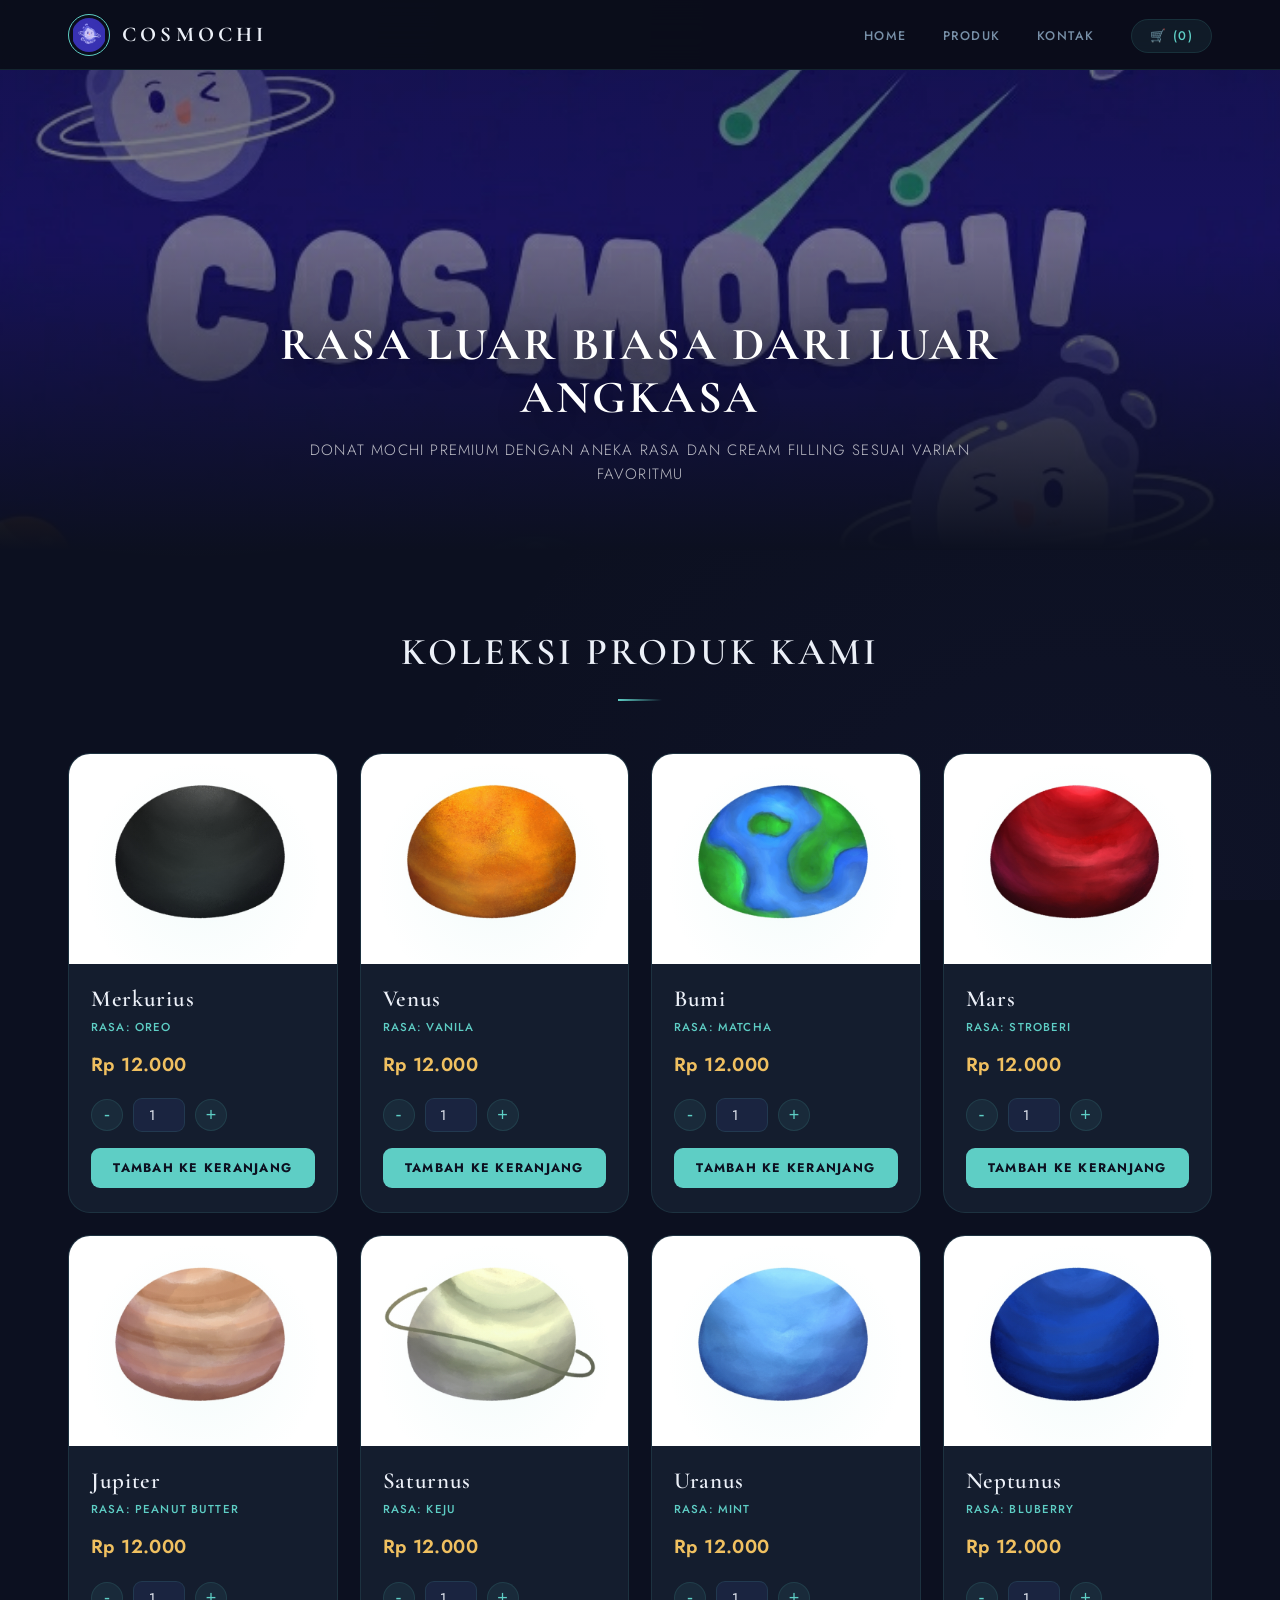
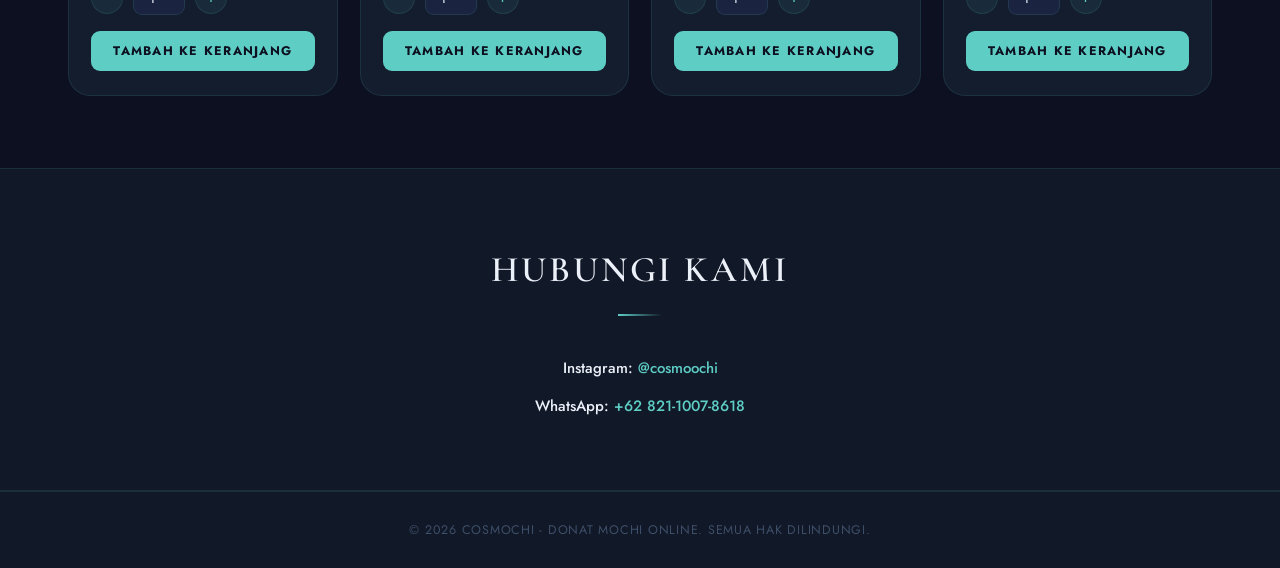
<file: index.html>
<!DOCTYPE html>
<html lang="id">
<head>
    <meta charset="UTF-8">
    <meta name="viewport" content="width=device-width, initial-scale=1.0">
    <title>Cosmochi - Donat Mochi Online</title>
    <link rel="preconnect" href="https://fonts.googleapis.com">
    <link rel="preconnect" href="https://fonts.gstatic.com" crossorigin>
    <link href="https://fonts.googleapis.com/css2?family=Cormorant+Garamond:ital,wght@0,400;0,600;0,700;1,400&family=Jost:wght@300;400;500;600;700&display=swap" rel="stylesheet">
    <link rel="stylesheet" href="styles.css">
</head>
<body>
    <!-- Navigation Bar -->
    <nav class="navbar">
        <div class="nav-container">
            <div class="logo">
                <img src="logo.png" alt="Cosmochi Logo" class="logo-img">
                <span>COSMOCHI</span>
            </div>
            <ul class="nav-menu">
                <li><a href="#home">HOME</a></li>
                <li><a href="#products">PRODUK</a></li>
                <li><a href="#contact">KONTAK</a></li>
                <li><a href="#cart" class="cart-icon">🛒 (<span id="cart-count">0</span>)</a></li>
            </ul>
        </div>
    </nav>

    <!-- Banner Section -->
    <section class="banner" id="home">
        <img src="banner.png" alt="Cosmochi Banner" class="banner-img">
        <div class="banner-text">
            <h1>RASA LUAR BIASA DARI LUAR ANGKASA</h1>
            <p>Donat mochi premium dengan aneka rasa dan cream filling sesuai varian favoritmu</p>
        </div>
    </section>

    <!-- Products Section -->
    <section class="products" id="products">
        <h2>KOLEKSI PRODUK KAMI</h2>
        <div class="products-grid" id="products-grid">
            <!-- Products will be loaded by JavaScript -->
        </div>
    </section>

    <!-- Contact Section -->
    <section class="contact" id="contact">
        <h2>HUBUNGI KAMI</h2>
        <div class="contact-info">
            <p><strong>Instagram:</strong> <a href="https://instagram.com/cosmoochi" target="_blank">@cosmoochi</a></p>
            <p><strong>WhatsApp:</strong> <a href="https://wa.me/6282110078618" target="_blank">+62 821-1007-8618</a></p>
        </div>
    </section>

    <!-- Cart Modal -->
    <div id="cart-modal" class="modal">
        <div class="modal-content">
            <span class="close">&times;</span>
            <h2>KERANJANG BELANJA</h2>
            <div id="cart-items" class="cart-items">
                <!-- Cart items will be loaded by JavaScript -->
            </div>
            <div class="cart-total">
                <h3>Total: Rp <span id="total-price">0</span></h3>
            </div>
            <button class="checkout-btn" onclick="proceedToCheckout()">LANJUT KE PEMBAYARAN</button>
        </div>
    </div>

    <!-- Checkout Modal -->
    <div id="checkout-modal" class="modal">
        <div class="modal-content checkout-content">
            <span class="close">&times;</span>
            <h2>DATA DIRI & PEMBAYARAN</h2>
            
            <!-- Warning Note -->
            <div class="warning-note">
                <strong>⚠️ PERHATIAN:</strong>
                <p>Ini adalah sistem PO dan akan diberikan pada hari <strong>Jumat, 29 Mei 2026</strong> di lokasi berikut:</p>
                <p><strong>Strada St. Thomas Aquino Tangerang</strong><br>
                Jalan Kavling Surya Banten, RT.02/RW06/RW.004<br>
                Pabuaran, Kec. Karawaci<br>
                Kota Tangerang, Banten 15114</p>
            </div>

            <form id="checkout-form">
    <div class="form-group">
        <label for="name">Nama Lengkap *</label>
        <input type="text" id="name" required>
    </div>

    <div class="form-group">
        <label for="class">Kelas *</label>
        <input type="text" id="class" required placeholder="Contoh: XI IPA 2">
    </div>

    <div class="form-group">
        <label for="phone">Nomor WhatsApp *</label>
        <input type="tel" id="phone" required>
    </div>

    <h3>Metode Pembayaran</h3>

    <div class="payment-methods">
        <div class="payment-option">
            <input type="radio" id="qris" name="payment" value="qris" required>
            <label for="qris">QRIS</label>

            <button type="button" class="show-qris-btn" onclick="showQRIS()">
                Tampilkan Kode QRIS
            </button>
        </div>

        <div class="payment-option">
            <input type="radio" id="cash" name="payment" value="cash">
            <label for="cash">Cash (Tunai saat penerimaan)</label>
        </div>
    </div>

    <button type="submit" class="submit-btn">
        SELESAIKAN PESANAN
    </button>
</form>
        </div>
    </div>

<!-- QRIS Modal -->
    <!-- QRIS Modal -->
    <div id="qris-modal" class="modal">
        <div class="modal-content qris-content">
            <span class="close">&times;</span>
            <h2>SCAN KODE QRIS</h2>
            <img id="qris-image" src="qris.png" alt="QRIS Code" class="qris-image">
            <p>Silakan scan kode QRIS di atas menggunakan aplikasi pembayaran Anda</p>
        </div>
    </div>

    <!-- Success Modal -->
    <div id="success-modal" class="modal">
        <div class="modal-content success-content">
            <h2>✓ PESANAN BERHASIL</h2>
            <p id="success-message"></p>
            <div class="success-info">
                <p><strong>Silakan kirimkan bukti pembayaran dan konfirmasi pesanan ke:</strong></p>
                <p class="wa-number"><a href="https://wa.me/088289008913" target="_blank">WhatsApp: 088289008913</a></p>
                <p style="margin-top: 15px; font-size: 12px; color: rgba(200,215,235,0.5);">Jangan tutup jendela ini sampai 5 detik...</p>
            </div>
            <div id="countdown" style="font-size: 24px; font-weight: bold; margin-top: 20px; text-align: center;">5</div>
        </div>
    </div>

    <footer>
        <p>&copy; 2026 Cosmochi - Donat Mochi Online. Semua Hak Dilindungi.</p>
    </footer>

    <script src="script.js"></script>
</body>
    </html>
</file>
<file: styles.css>
@import url('https://fonts.googleapis.com/css2?family=Cormorant+Garamond:ital,wght@0,400;0,600;0,700;1,400&family=Jost:wght@300;400;500;600;700&display=swap');

:root {
    --bg-dark: #0c1020;
    --bg-medium: #111828;
    --bg-card: #141d2e;
    --bg-elevated: #1a2440;
    --bg-modal: #10172a;
    --teal: #5ecec5;
    --teal-dark: #3ea9a2;
    --teal-glow: rgba(94, 206, 197, 0.1);
    --gold: #f0c060;
    --price: #e06b7a;
    --text-primary: #ecf0f8;
    --text-secondary: #7890a8;
    --text-muted: #3d4f68;
    --border: rgba(94, 206, 197, 0.12);
    --border-hover: rgba(94, 206, 197, 0.32);
    --shadow-sm: 0 2px 12px rgba(0, 0, 0, 0.3);
    --shadow-md: 0 8px 32px rgba(0, 0, 0, 0.4);
    --shadow-lg: 0 20px 60px rgba(0, 0, 0, 0.55);
    --radius: 14px;
    --radius-lg: 22px;
    --radius-sm: 9px;
}

* {
    margin: 0;
    padding: 0;
    box-sizing: border-box;
}

html {
    scroll-behavior: smooth;
}

body {
    font-family: 'Jost', sans-serif;
    background-color: var(--bg-dark);
    background-image:
        radial-gradient(ellipse at 15% 0%, rgba(94, 206, 197, 0.07) 0%, transparent 45%),
        radial-gradient(ellipse at 85% 100%, rgba(78, 80, 200, 0.05) 0%, transparent 45%);
    background-attachment: fixed;
    color: var(--text-primary);
    line-height: 1.6;
    overflow-x: hidden;
}

/* Firefox scrollbar */
* {
    scrollbar-width: thin;
    scrollbar-color: var(--teal-dark) var(--bg-medium);
}

/* Webkit scrollbar */
::-webkit-scrollbar {
    width: 5px;
    height: 5px;
}
::-webkit-scrollbar-track {
    background: var(--bg-medium);
}
::-webkit-scrollbar-thumb {
    background: var(--teal-dark);
    border-radius: 3px;
}

/* ─── Navigation Bar ──────────────────────────────────────── */
.navbar {
    background: rgba(10, 13, 26, 0.9);
    backdrop-filter: blur(18px);
    -webkit-backdrop-filter: blur(18px);
    padding: 0.85rem 0;
    position: sticky;
    top: 0;
    z-index: 100;
    border-bottom: 1px solid var(--border);
}

.nav-container {
    max-width: 1200px;
    margin: 0 auto;
    padding: 0 28px;
    display: flex;
    justify-content: space-between;
    align-items: center;
}

.logo {
    display: flex;
    align-items: center;
    gap: 12px;
}

.logo-img {
    height: 42px;
    width: 42px;
    object-fit: contain;
    border-radius: 50%;
    border: 1.5px solid var(--teal);
    padding: 3px;
}

.logo span {
    font-family: 'Cormorant Garamond', serif;
    font-size: 21px;
    font-weight: 700;
    letter-spacing: 0.2em;
    color: var(--text-primary);
    text-transform: uppercase;
}

.nav-menu {
    display: flex;
    list-style: none;
    gap: 36px;
    align-items: center;
}

.nav-menu a {
    color: var(--text-secondary);
    text-decoration: none;
    font-weight: 500;
    font-size: 12.5px;
    letter-spacing: 0.12em;
    text-transform: uppercase;
    transition: color 0.25s;
    position: relative;
    padding-bottom: 3px;
}

.nav-menu a::after {
    content: '';
    position: absolute;
    bottom: 0;
    left: 0;
    width: 0;
    height: 1px;
    background: var(--teal);
    transition: width 0.25s ease;
}

.nav-menu a:hover {
    color: var(--teal);
}

.nav-menu a:hover::after {
    width: 100%;
}

.cart-icon {
    background: rgba(94, 206, 197, 0.08) !important;
    border: 1px solid var(--border) !important;
    padding: 7px 18px !important;
    border-radius: 24px !important;
    color: var(--teal) !important;
    transition: background 0.25s, border-color 0.25s !important;
}

.cart-icon:hover {
    background: rgba(94, 206, 197, 0.18) !important;
    border-color: rgba(94, 206, 197, 0.4) !important;
}

.cart-icon::after {
    display: none !important;
}

/* ─── Banner Section ──────────────────────────────────────── */
.banner {
    position: relative;
    height: 480px;
    overflow: hidden;
    margin-bottom: 0;
}

.banner-img {
    width: 100%;
    height: 100%;
    object-fit: cover;
    filter: brightness(0.55) saturate(1.15);
    transform: scale(1.02);
}

.banner::after {
    content: '';
    position: absolute;
    inset: 0;
    background: linear-gradient(
        to bottom,
        rgba(12, 16, 32, 0.15) 0%,
        transparent 35%,
        rgba(12, 16, 32, 0.55) 70%,
        var(--bg-dark) 100%
    );
    pointer-events: none;
}

.banner-text {
    position: absolute;
    bottom: 64px;
    left: 50%;
    transform: translateX(-50%);
    text-align: center;
    z-index: 2;
    width: 90%;
    max-width: 720px;
}

.banner-text h1 {
    font-family: 'Cormorant Garamond', serif;
    font-size: 46px;
    font-weight: 700;
    letter-spacing: 0.06em;
    color: #fff;
    margin-bottom: 14px;
    line-height: 1.15;
    text-shadow: 0 4px 24px rgba(0, 0, 0, 0.5);
}

.banner-text p {
    font-size: 15px;
    font-weight: 300;
    color: rgba(255, 255, 255, 0.72);
    letter-spacing: 0.08em;
    text-transform: uppercase;
}

/* ─── Products Section ────────────────────────────────────── */
.products {
    max-width: 1200px;
    margin: 0 auto;
    padding: 72px 28px;
}

.products h2 {
    font-family: 'Cormorant Garamond', serif;
    text-align: center;
    font-size: 38px;
    font-weight: 600;
    color: var(--text-primary);
    letter-spacing: 0.08em;
    margin-bottom: 0;
}

.products h2::after {
    content: '';
    display: block;
    width: 44px;
    height: 2px;
    background: linear-gradient(90deg, var(--teal), transparent);
    margin: 16px auto 52px;
}

.products-grid {
    display: grid;
    grid-template-columns: repeat(auto-fill, minmax(240px, 1fr));
    gap: 22px;
}

.product-card {
    background: var(--bg-card);
    border-radius: var(--radius-lg);
    overflow: hidden;
    border: 1px solid var(--border);
    transition: transform 0.32s ease, border-color 0.32s ease, box-shadow 0.32s ease;
    display: flex;
    flex-direction: column;
}

.product-card:hover {
    transform: translateY(-7px);
    border-color: var(--border-hover);
    box-shadow: 0 16px 48px rgba(94, 206, 197, 0.1), 0 4px 16px rgba(0, 0, 0, 0.4);
}

.product-image {
    width: 100%;
    height: 210px;
    background: linear-gradient(145deg, #0e1827 0%, #182235 100%);
    display: flex;
    align-items: center;
    justify-content: center;
    overflow: hidden;
    position: relative;
}

.product-image::before {
    content: '';
    position: absolute;
    inset: 0;
    background: radial-gradient(circle at 50% 60%, rgba(94, 206, 197, 0.07) 0%, transparent 65%);
    pointer-events: none;
}

.product-image img {
    width: 100%;
    height: 100%;
    object-fit: cover;
    transition: transform 0.42s ease;
}

.product-card:hover .product-image img {
    transform: scale(1.05);
}

.product-info {
    padding: 22px 22px 24px;
    flex-grow: 1;
    display: flex;
    flex-direction: column;
}

.product-name {
    font-family: 'Cormorant Garamond', serif;
    font-size: 23px;
    font-weight: 600;
    color: var(--text-primary);
    margin-bottom: 4px;
    letter-spacing: 0.03em;
    line-height: 1.2;
}

.product-flavor {
    font-size: 11.5px;
    color: var(--teal);
    font-weight: 500;
    letter-spacing: 0.1em;
    margin-bottom: 14px;
    text-transform: uppercase;
}

.product-price {
    font-size: 19px;
    font-weight: 600;
    color: var(--gold);
    margin-bottom: 18px;
    letter-spacing: 0.02em;
}

.product-quantity {
    display: flex;
    gap: 10px;
    align-items: center;
    margin-bottom: 16px;
}

.product-quantity button {
    background: rgba(94, 206, 197, 0.08);
    color: var(--teal);
    border: 1px solid var(--border);
    width: 32px;
    height: 32px;
    border-radius: 50%;
    cursor: pointer;
    font-size: 18px;
    transition: background 0.2s, border-color 0.2s;
    display: flex;
    align-items: center;
    justify-content: center;
    line-height: 1;
    flex-shrink: 0;
}

.product-quantity button:hover {
    background: rgba(94, 206, 197, 0.18);
    border-color: var(--teal);
}

.product-quantity input {
    width: 52px;
    text-align: center;
    background: var(--bg-elevated);
    border: 1px solid var(--border);
    color: var(--text-primary);
    padding: 6px;
    border-radius: var(--radius-sm);
    font-family: 'Jost', sans-serif;
    font-size: 14px;
    transition: border-color 0.2s;
}

.product-quantity input:focus {
    outline: none;
    border-color: var(--teal);
}

.add-to-cart-btn {
    background: var(--teal);
    color: var(--bg-dark);
    border: none;
    padding: 11px 18px;
    border-radius: var(--radius-sm);
    cursor: pointer;
    font-family: 'Jost', sans-serif;
    font-weight: 700;
    font-size: 12.5px;
    letter-spacing: 0.1em;
    text-transform: uppercase;
    transition: background 0.22s, transform 0.15s;
    width: 100%;
    margin-top: auto;
}

.add-to-cart-btn:hover {
    background: #7addd6;
    transform: translateY(-1px);
}

.add-to-cart-btn:active {
    transform: translateY(0);
}

/* ─── Contact Section ─────────────────────────────────────── */
.contact {
    background: var(--bg-medium);
    border-top: 1px solid var(--border);
    border-bottom: 1px solid var(--border);
    padding: 72px 28px;
    text-align: center;
}

.contact h2 {
    font-family: 'Cormorant Garamond', serif;
    font-size: 36px;
    font-weight: 600;
    letter-spacing: 0.08em;
    color: var(--text-primary);
    margin-bottom: 0;
}

.contact h2::after {
    content: '';
    display: block;
    width: 44px;
    height: 2px;
    background: linear-gradient(90deg, var(--teal), transparent);
    margin: 16px auto 40px;
}

.contact-info {
    display: flex;
    flex-direction: column;
    gap: 14px;
    align-items: center;
}

.contact-info p {
    font-size: 15px;
    color: var(--text-secondary);
}

.contact-info strong {
    color: var(--text-primary);
    font-weight: 500;
}

.contact-info a {
    color: var(--teal);
    text-decoration: none;
    font-weight: 500;
    transition: color 0.22s;
    border-bottom: 1px solid transparent;
    padding-bottom: 1px;
}

.contact-info a:hover {
    color: #7addd6;
    border-bottom-color: #7addd6;
}

/* ─── Modal Styles ────────────────────────────────────────── */
.modal {
    display: none;
    position: fixed;
    z-index: 1000;
    left: 0;
    top: 0;
    width: 100%;
    height: 100%;
    background-color: rgba(0, 0, 0, 0.72);
    backdrop-filter: blur(6px);
    -webkit-backdrop-filter: blur(6px);
    overflow: auto;
}

.modal-content {
    background: var(--bg-modal);
    border: 1px solid var(--border);
    margin: 5% auto;
    padding: 36px;
    border-radius: var(--radius-lg);
    width: 90%;
    max-width: 600px;
    box-shadow: var(--shadow-lg);
    position: relative;
    max-height: 90vh;
    overflow-y: auto;
    color: var(--text-primary);
}

.modal-content h2 {
    font-family: 'Cormorant Garamond', serif;
    font-size: 28px;
    font-weight: 600;
    letter-spacing: 0.06em;
    margin-bottom: 28px;
    color: var(--text-primary);
}

.modal-content h3 {
    font-family: 'Jost', sans-serif;
    font-size: 12px;
    font-weight: 600;
    letter-spacing: 0.1em;
    text-transform: uppercase;
    color: var(--text-secondary);
    margin-bottom: 14px;
    margin-top: 4px;
}

.checkout-content {
    max-width: 700px;
}

.close {
    color: var(--text-muted);
    float: right;
    font-size: 26px;
    font-weight: 300;
    cursor: pointer;
    transition: color 0.22s;
    line-height: 1;
    margin-top: -4px;
}

.close:hover,
.close:focus {
    color: var(--text-primary);
}

/* ─── Cart Items ──────────────────────────────────────────── */
.cart-items {
    max-height: 300px;
    overflow-y: auto;
    margin-bottom: 20px;
}

.cart-item {
    display: flex;
    justify-content: space-between;
    align-items: center;
    padding: 14px 16px;
    background: var(--bg-elevated);
    margin-bottom: 8px;
    border-radius: var(--radius-sm);
    border-left: 3px solid var(--teal);
}

.cart-item-info {
    flex-grow: 1;
}

.cart-item-name {
    font-weight: 600;
    color: var(--text-primary);
    font-size: 14.5px;
    margin-bottom: 2px;
}

.cart-item-price {
    color: var(--gold);
    font-size: 13px;
}

.cart-item-controls {
    display: flex;
    gap: 8px;
    align-items: center;
}

.cart-item-controls button {
    background: rgba(94, 206, 197, 0.08);
    color: var(--teal);
    border: 1px solid var(--border);
    width: 27px;
    height: 27px;
    border-radius: 50%;
    cursor: pointer;
    font-size: 14px;
    display: flex;
    align-items: center;
    justify-content: center;
    transition: background 0.2s;
    flex-shrink: 0;
}

.cart-item-controls button:hover {
    background: rgba(94, 206, 197, 0.18);
}

.cart-item-controls input {
    width: 42px;
    text-align: center;
    background: var(--bg-dark);
    border: 1px solid var(--border);
    color: var(--text-primary);
    padding: 4px;
    border-radius: 5px;
    font-family: 'Jost', sans-serif;
    font-size: 13px;
}

.remove-item-btn {
    background: rgba(224, 107, 122, 0.12) !important;
    color: var(--price) !important;
    border-color: rgba(224, 107, 122, 0.22) !important;
    width: 27px !important;
    height: 27px !important;
    font-size: 18px !important;
}

.remove-item-btn:hover {
    background: rgba(224, 107, 122, 0.25) !important;
}

.cart-total {
    background: var(--bg-elevated);
    padding: 18px 20px;
    border-radius: var(--radius-sm);
    text-align: right;
    margin-bottom: 20px;
    border-top: 1px solid rgba(94, 206, 197, 0.2);
}

.cart-total h3 {
    color: var(--gold);
    font-size: 18px;
    font-weight: 600;
    letter-spacing: 0.03em;
    font-family: 'Jost', sans-serif;
    text-transform: none;
}

.checkout-btn {
    background: var(--teal);
    color: var(--bg-dark);
    padding: 14px 26px;
    border: none;
    border-radius: var(--radius-sm);
    cursor: pointer;
    font-family: 'Jost', sans-serif;
    font-size: 13px;
    font-weight: 700;
    letter-spacing: 0.1em;
    text-transform: uppercase;
    width: 100%;
    transition: background 0.22s;
}

.checkout-btn:hover {
    background: #7addd6;
}

/* ─── Checkout Form ───────────────────────────────────────── */
.warning-note {
    background: rgba(240, 192, 96, 0.07);
    border: 1px solid rgba(240, 192, 96, 0.28);
    border-radius: var(--radius-sm);
    padding: 18px 20px;
    margin-bottom: 28px;
    font-size: 13.5px;
    color: var(--text-secondary);
    line-height: 1.7;
}

.warning-note strong {
    color: var(--gold);
    font-size: 14px;
    display: block;
    margin-bottom: 4px;
}

.warning-note p {
    margin: 8px 0;
}

.form-group {
    margin-bottom: 20px;
}

.form-group label {
    display: block;
    margin-bottom: 8px;
    font-weight: 500;
    font-size: 12px;
    letter-spacing: 0.08em;
    text-transform: uppercase;
    color: var(--text-secondary);
}

.form-group input,
.form-group textarea,
.form-group select {
    width: 100%;
    padding: 11px 14px;
    background: var(--bg-elevated);
    border: 1px solid var(--border);
    border-radius: var(--radius-sm);
    color: var(--text-primary);
    font-family: 'Jost', sans-serif;
    font-size: 15px;
    transition: border-color 0.22s, box-shadow 0.22s;
    outline: none;
}

.form-group input::placeholder,
.form-group textarea::placeholder {
    color: var(--text-muted);
}

.form-group input:focus,
.form-group textarea:focus,
.form-group select:focus {
    border-color: var(--teal);
    box-shadow: 0 0 0 3px rgba(94, 206, 197, 0.1);
}

.form-group textarea {
    resize: vertical;
}

.payment-methods {
    background: var(--bg-elevated);
    padding: 14px;
    border-radius: var(--radius-sm);
    margin-bottom: 24px;
    border: 1px solid var(--border);
}

.payment-option {
    display: flex;
    align-items: center;
    gap: 14px;
    margin-bottom: 8px;
    padding: 14px 16px;
    background: var(--bg-card);
    border-radius: var(--radius-sm);
    border: 1px solid transparent;
    transition: border-color 0.2s;
    cursor: pointer;
}

.payment-option:last-child {
    margin-bottom: 0;
}

.payment-option:hover {
    border-color: var(--border);
}

.payment-option input[type="radio"] {
    width: 18px;
    height: 18px;
    cursor: pointer;
    accent-color: var(--teal);
    flex-shrink: 0;
}

.payment-option label {
    margin: 0;
    cursor: pointer;
    font-weight: 500;
    font-size: 14px;
    color: var(--text-primary);
}

.show-qris-btn {
    background: rgba(94, 206, 197, 0.08);
    color: var(--teal);
    border: 1px solid var(--border);
    padding: 7px 14px;
    border-radius: var(--radius-sm);
    cursor: pointer;
    margin-left: auto;
    font-family: 'Jost', sans-serif;
    font-size: 12px;
    font-weight: 500;
    letter-spacing: 0.05em;
    transition: background 0.2s, border-color 0.2s;
    flex-shrink: 0;
}

.show-qris-btn:hover {
    background: rgba(94, 206, 197, 0.18);
    border-color: var(--teal);
}

.submit-btn {
    background: var(--teal);
    color: var(--bg-dark);
    padding: 14px 26px;
    border: none;
    border-radius: var(--radius-sm);
    cursor: pointer;
    font-family: 'Jost', sans-serif;
    font-size: 13px;
    font-weight: 700;
    letter-spacing: 0.1em;
    text-transform: uppercase;
    width: 100%;
    transition: background 0.22s, transform 0.15s;
}

.submit-btn:hover {
    background: #7addd6;
    transform: translateY(-1px);
}

.submit-btn:active {
    transform: translateY(0);
}

/* ─── QRIS Modal ──────────────────────────────────────────── */
.qris-content {
    text-align: center;
    max-width: 500px;
}

.qris-content p {
    color: var(--text-secondary);
    font-size: 14px;
    line-height: 1.6;
    margin-top: 8px;
}

.qris-image {
    max-width: 260px;
    height: auto;
    margin: 24px auto;
    display: block;
    border-radius: var(--radius);
    border: 1px solid rgba(255, 255, 255, 0.12);
    padding: 12px;
    background: #fff;
    box-shadow: 0 8px 32px rgba(0, 0, 0, 0.4);
}

/* ─── Success Modal ───────────────────────────────────────── */
.success-content {
    text-align: center;
    max-width: 500px;
    background: var(--bg-modal);
}

.success-content h2 {
    font-family: 'Cormorant Garamond', serif;
    font-size: 30px;
    font-weight: 700;
    color: var(--teal);
    letter-spacing: 0.05em;
    margin-bottom: 20px;
}

.success-info {
    background: rgba(94, 206, 197, 0.07);
    border: 1px solid rgba(94, 206, 197, 0.18);
    padding: 20px 22px;
    border-radius: var(--radius-sm);
    margin: 20px 0;
    text-align: left;
}

.success-info p {
    margin: 8px 0;
    color: var(--text-secondary);
    font-size: 14px;
}

.success-info strong {
    color: var(--text-primary);
    font-weight: 500;
}

.wa-number a {
    color: var(--teal);
    text-decoration: none;
    font-weight: 600;
    font-size: 16px;
    letter-spacing: 0.02em;
}

.wa-number a:hover {
    color: #7addd6;
}

/* ─── Footer ──────────────────────────────────────────────── */
footer {
    background: var(--bg-medium);
    border-top: 1px solid var(--border);
    color: var(--text-muted);
    text-align: center;
    padding: 28px 20px;
    margin-top: 0;
}

footer p {
    font-size: 12.5px;
    letter-spacing: 0.06em;
    text-transform: uppercase;
}

/* ─── Responsive ──────────────────────────────────────────── */
@media (max-width: 768px) {
    .nav-container {
        padding: 0 18px;
    }

    .nav-menu {
        gap: 16px;
        font-size: 11.5px;
    }

    .logo span {
        font-size: 17px;
    }

    .banner {
        height: 360px;
    }

    .banner-text h1 {
        font-size: 30px;
    }

    .banner-text p {
        font-size: 13px;
    }

    .products {
        padding: 52px 16px;
    }

    .products h2 {
        font-size: 30px;
    }

    .products-grid {
        grid-template-columns: repeat(auto-fill, minmax(160px, 1fr));
        gap: 16px;
    }

    .product-image {
        height: 180px;
    }

    .product-info {
        padding: 16px 16px 18px;
    }

    .product-name {
        font-size: 20px;
    }

    .contact {
        padding: 52px 16px;
    }

    .modal-content {
        padding: 26px 20px;
        margin: 8% auto;
    }

    .payment-option {
        flex-wrap: wrap;
    }

    .show-qris-btn {
        margin-left: 0;
        margin-top: 8px;
        width: 100%;
        text-align: center;
    }
}

@media (max-width: 480px) {
    .logo-img {
        height: 36px;
        width: 36px;
    }

    .logo span {
        font-size: 15px;
        letter-spacing: 0.15em;
    }

    .nav-menu {
        gap: 10px;
        font-size: 11px;
    }

    .banner {
        height: 300px;
    }

    .banner-text {
        bottom: 40px;
    }

    .banner-text h1 {
        font-size: 22px;
    }

    .products-grid {
        grid-template-columns: 1fr 1fr;
        gap: 12px;
    }
}
</file>
